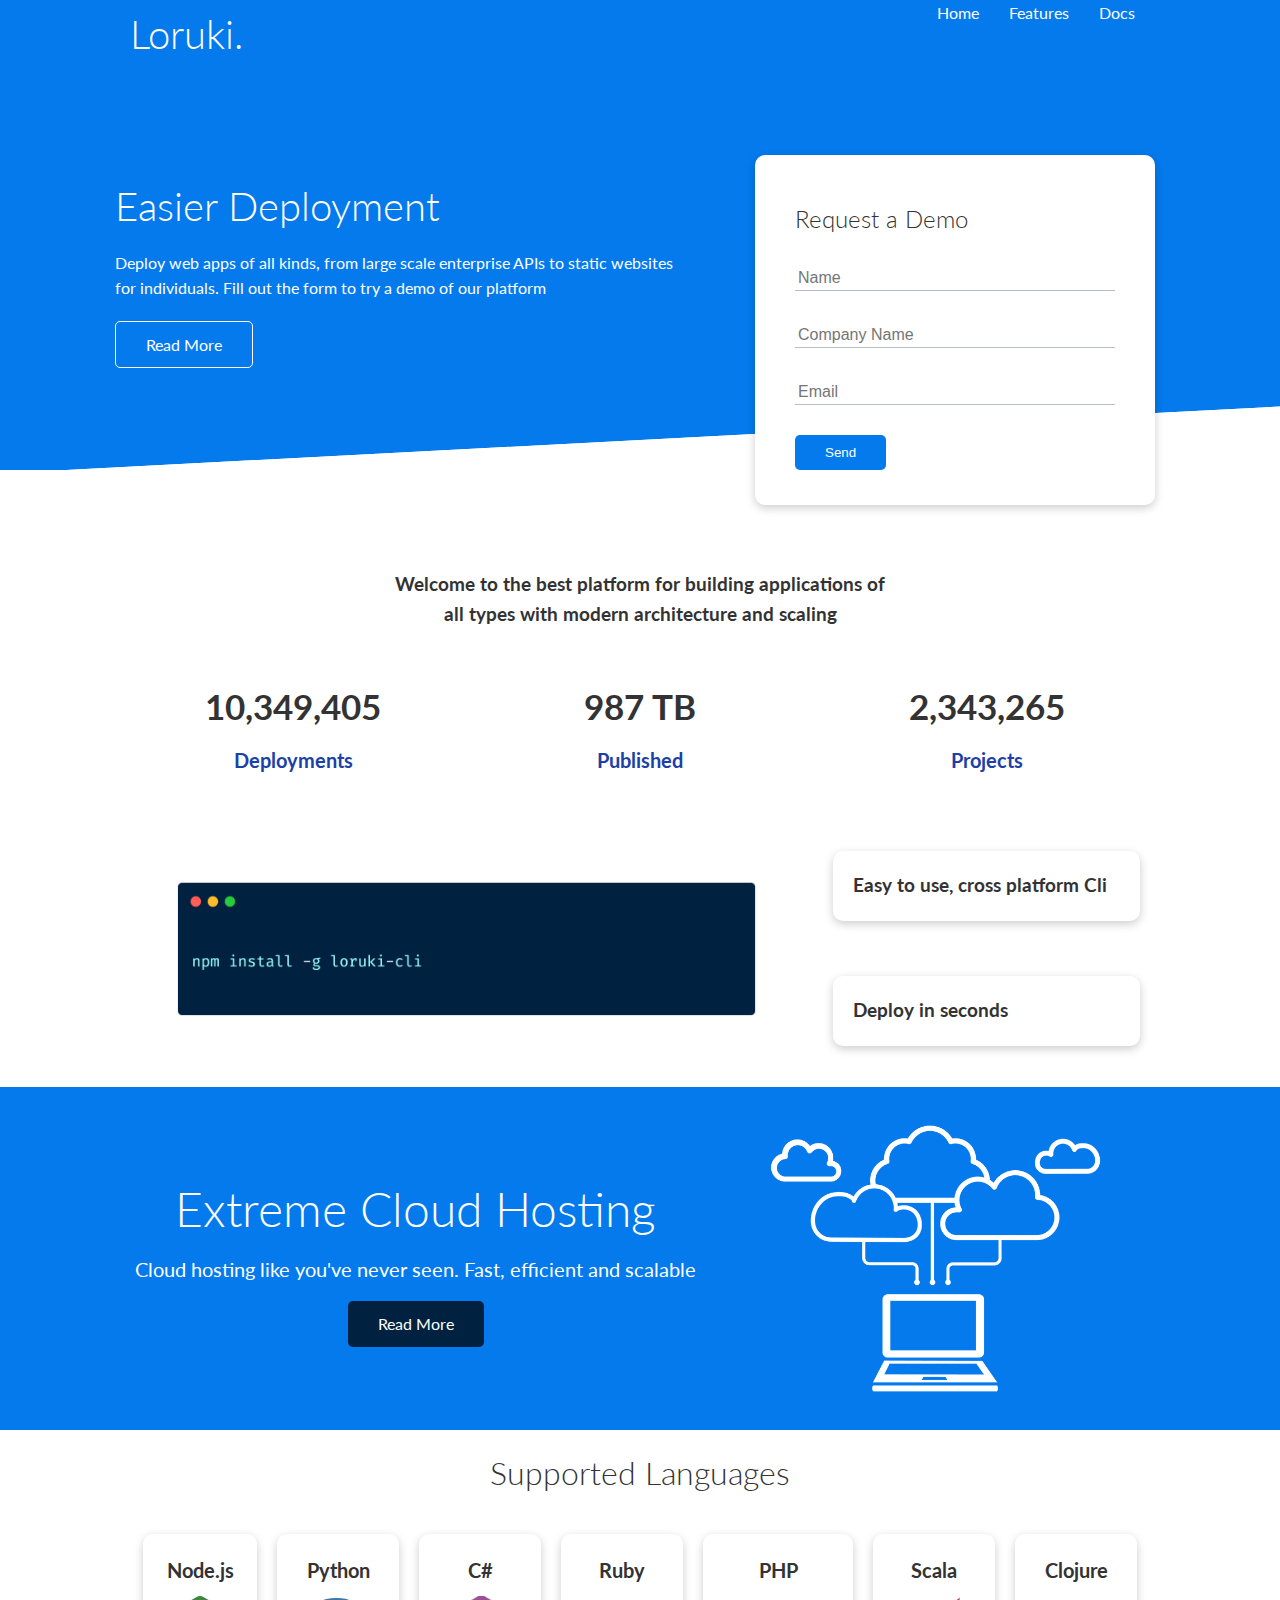
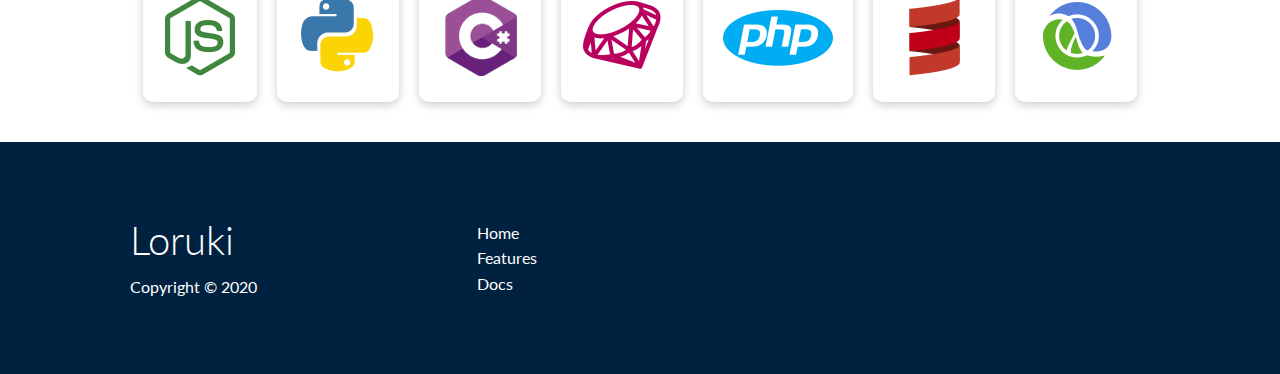
<file: Loruki.Cloud Hosting/index.html>
<!DOCTYPE html>
<html lang="en">
  <head>
    <meta charset="UTF-8" />
    <meta name="viewport" content="width=device-width, initial-scale=1.0" />
    <link
      rel="stylesheet"
      href="https://cdnjs.cloudflare.com/ajax/libs/font-awesome/6.4.0/css/all.min.css"
      integrity="sha512-iecdLmaskl7CVkqkXNQ/ZH/XLlvWZOJyj7Yy7tcenmpD1ypASozpmT/E0iPtmFIB46ZmdtAc9eNBvH0H/ZpiBw=="
      crossorigin="anonymous"
      referrerpolicy="no-referrer"
    />
    <link rel="stylesheet" href="css/utilities.css" />
    <link rel="stylesheet" href="css/style.css" />

    <title>Loruki | Cloud Hosting For Everyone</title>
  </head>
  <body>
    <!--Navbar-->
    <div class="navbar">
      <div class="container flex">
        <h1 class="logo">Loruki.</h1>
        <nav>
          <ul>
            <li><a href="index.html">Home</a></li>
            <li><a href="features.html">Features</a></li>
            <li><a href="docs.html">Docs</a></li>
          </ul>
        </nav>
      </div>
    </div>

    <!--Showcase-->
    <section class="showcase">
      <div class="container grid">
        <div class="showcase-text">
          <h1>Easier Deployment</h1>
          <p>
            Deploy web apps of all kinds, from large scale enterprise APIs to
            static websites for individuals. Fill out the form to try a demo of
            our platform
          </p>
          <a href="features.html" class="btn btn-outline">Read More</a>
        </div>
        <div class="showcase-form card">
          <h2>Request a Demo</h2>
          <form>
            <div class="form-control">
              <input type="text" name="name" placeholder="Name" required />
            </div>
            <div class="form-control">
              <input
                type="text"
                name="company"
                placeholder="Company Name"
                required
              />
            </div>
            <div class="form-control">
              <input type="email" name="email" placeholder="Email" required />
            </div>
            <input type="submit" value="Send" class="btn btn-primary" />
          </form>
        </div>
      </div>
    </section>
    <section class="stats">
      <div class="container">
        <h3 class="stats-heading text-center my-1">
          Welcome to the best platform for building applications of all types
          with modern architecture and scaling
        </h3>

        <div class="grid grid-3 text-center my-4">
          <div>
            <i class="fas fa-server fa-3x"></i>
            <h3>10,349,405</h3>
            <p class="text-secondary">Deployments</p>
          </div>
          <div>
            <i class="fas fa-upload fa-3x"></i>
            <h3>987 TB</h3>
            <p class="text-secondary">Published</p>
          </div>
          <div>
            <i class="fas fa-project-diagram fa-3x"></i>
            <h3>2,343,265</h3>
            <p class="text-secondary">Projects</p>
          </div>
        </div>
      </div>
    </section>

    <!-- Cli -->
    <section class="cli">
      <div class="container grid">
        <img src="images/cli.png" alt="" />
        <div class="card">
          <h3>Easy to use, cross platform Cli</h3>
        </div>
        <div class="card">
          <h3>Deploy in seconds</h3>
        </div>
      </div>
    </section>

    <!-- Cloud -->
    <section class="cloud bg-primary my-2 py-2">
      <div class="container grid">
        <div class="text-center">
          <h2 class="lg">Extreme Cloud Hosting</h2>
          <p class="lead my-1">
            Cloud hosting like you've never seen. Fast, efficient and scalable
          </p>
          <a href="features.html" class="btn btn-dark">Read More</a>
        </div>
        <img src="images/cloud.png" alt="" />
      </div>
    </section>
    <section class="languages">
      <h2 class="md text-center my-2">Supported Languages</h2>
      <div class="container flex">
        <div class="card">
          <h4>Node.js</h4>
          <img src="images/logos/node.png" alt="" />
        </div>
        <div class="card">
          <h4>Python</h4>
          <img src="images/logos/python.png" alt="" />
        </div>
        <div class="card">
          <h4>C#</h4>
          <img src="images/logos/csharp.png" alt="" />
        </div>
        <div class="card">
          <h4>Ruby</h4>
          <img src="images/logos/ruby.png" alt="" />
        </div>
        <div class="card">
          <h4>PHP</h4>
          <img src="images/logos/php.png" alt="" />
        </div>
        <div class="card">
          <h4>Scala</h4>
          <img src="images/logos/scala.png" alt="" />
        </div>
        <div class="card">
          <h4>Clojure</h4>
          <img src="images/logos/clojure.png" alt="" />
        </div>
      </div>
    </section>

    <!-- Footer -->
    <footer class="footer bg-dark py-5">
      <div class="container grid grid-3">
        <div>
          <h1>Loruki</h1>
          <p>Copyright &copy; 2020</p>
        </div>
        <nav>
          <ul>
            <li><a href="index.html">Home</a></li>
            <li><a href="features.html">Features</a></li>
            <li><a href="docs.html">Docs</a></li>
          </ul>
        </nav>
        <div class="social">
          <a href=""><i class="fab fa-github fa-2x"></i></a>
          <a href=""><i class="fab fa-facebook fa-2x"></i></a>
          <a href=""><i class="fab fa-instagram fa-2x"></i></a>
          <a href=""><i class="fab fa-twitter fa-2x"></i></a>
        </div>
      </div>
    </footer>
  </body>
</html>
</file>
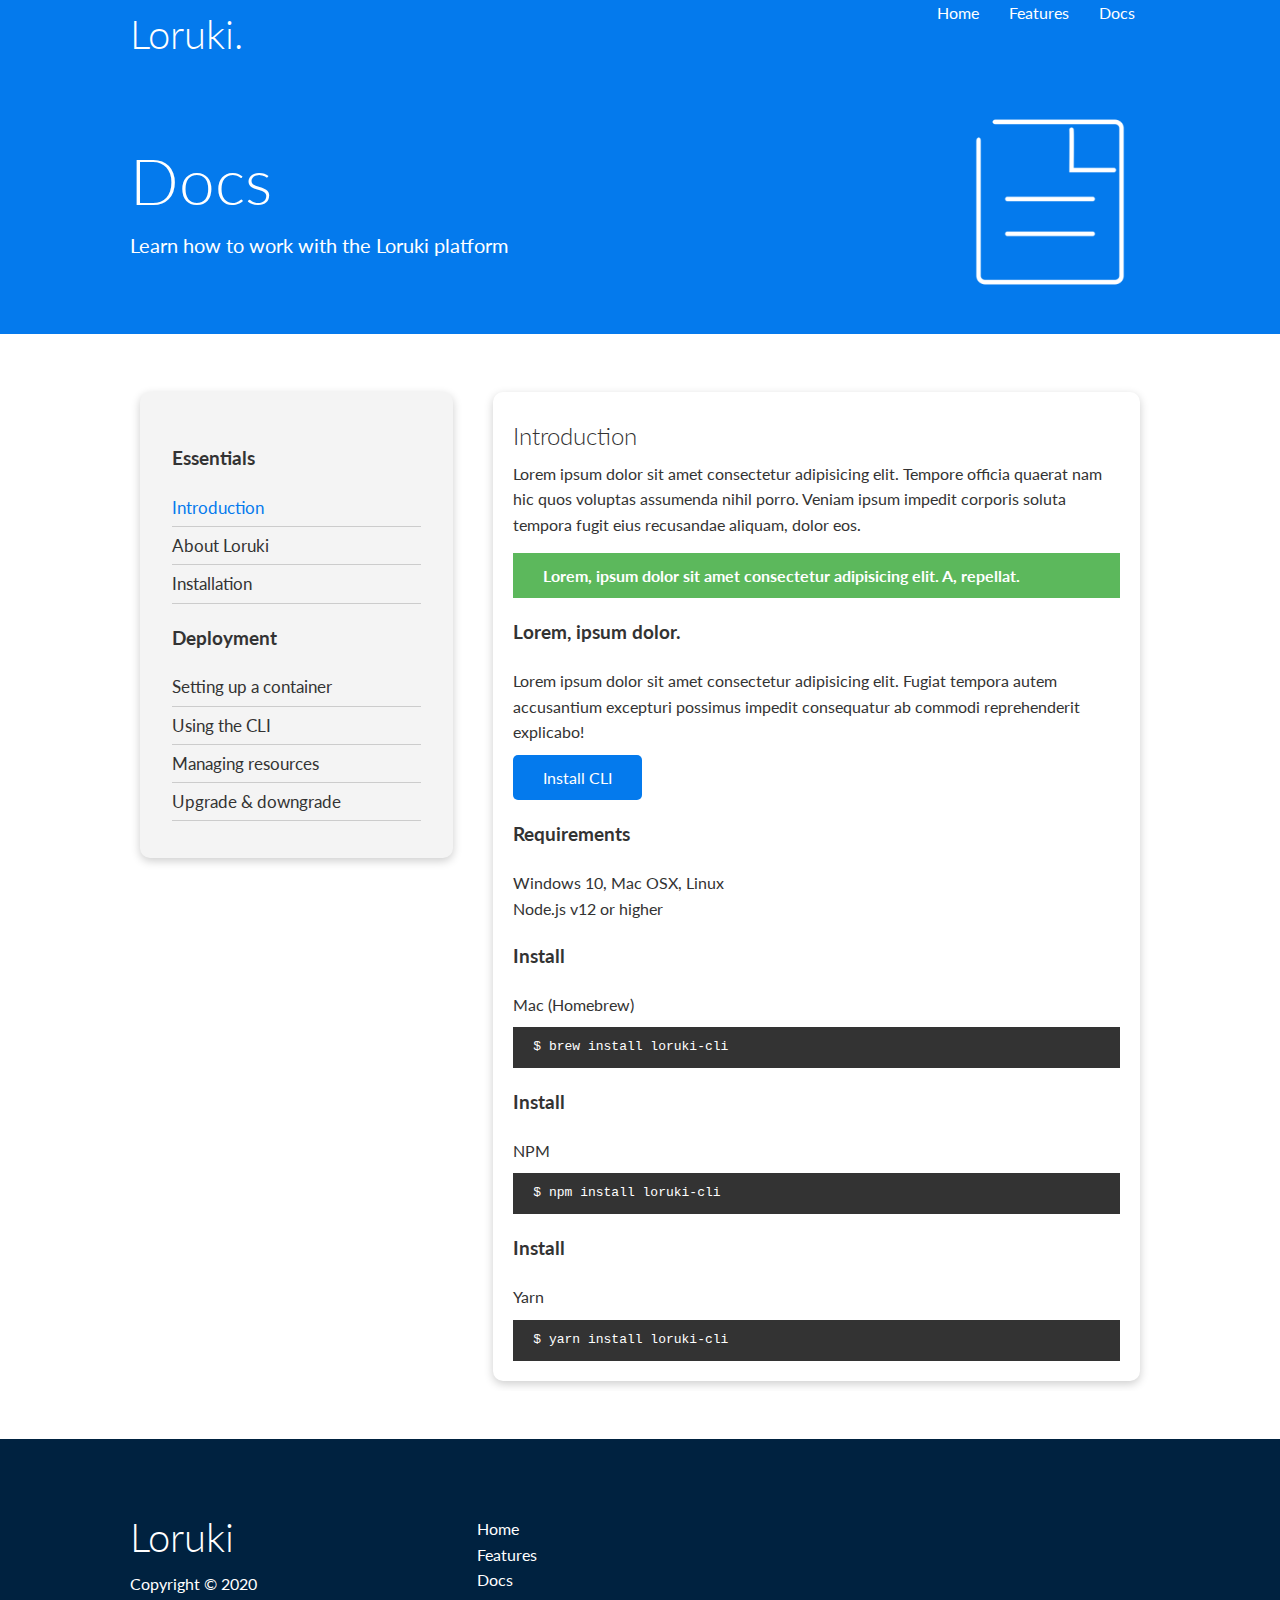
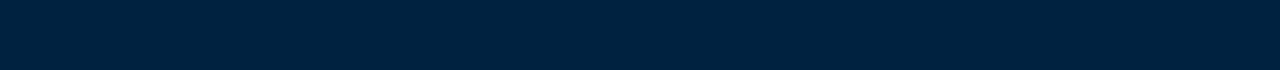
<file: Loruki.Cloud Hosting/docs.html>
<!DOCTYPE html>
<html lang="en">
  <head>
    <meta charset="UTF-8" />
    <meta name="viewport" content="width=device-width, initial-scale=1.0" />
    <link
      rel="stylesheet"
      href="https://cdnjs.cloudflare.com/ajax/libs/font-awesome/6.4.0/css/all.min.css"
      integrity="sha512-iecdLmaskl7CVkqkXNQ/ZH/XLlvWZOJyj7Yy7tcenmpD1ypASozpmT/E0iPtmFIB46ZmdtAc9eNBvH0H/ZpiBw=="
      crossorigin="anonymous"
      referrerpolicy="no-referrer"
    />
    <link rel="stylesheet" href="css/utilities.css" />
    <link rel="stylesheet" href="css/style.css" />

    <title>Loruki | Cloud Hosting For Everyone</title>
  </head>
  <body>
    <!--Navbar-->
    <div class="navbar">
      <div class="container flex">
        <h1 class="logo">Loruki.</h1>
        <nav>
          <ul>
            <li><a href="index.html">Home</a></li>
            <li><a href="features.html">Features</a></li>
            <li><a href="docs.html">Docs</a></li>
          </ul>
        </nav>
      </div>
    </div>

    <!-- head -->
    <section class="docs-head bg-primary py-3">
      <div class="container grid">
        <div>
          <h1 class="xl">Docs</h1>
          <p class="lead">Learn how to work with the Loruki platform</p>
        </div>
        <img src="images/docs.png" alt="" />
      </div>
    </section>

    <!-- Docs main -->
    <section class="docs-main my-4">
      <div class="container grid">
        <div class="card bg-light p-3">
          <h3 class="my-2">Essentials</h3>
          <nav>
            <ul>
              <li><a class="text-primary" href="#">Introduction</a></li>
              <li><a href="#">About Loruki</a></li>
              <li><a href="#">Installation</a></li>
            </ul>
          </nav>

          <h3 class="my-2">Deployment</h3>
          <nav>
            <ul>
              <li><a href="#">Setting up a container</a></li>
              <li><a href="#">Using the CLI</a></li>
              <li><a href="#">Managing resources</a></li>
              <li><a href="#">Upgrade & downgrade</a></li>
            </ul>
          </nav>
        </div>
        <div class="card">
          <h2>Introduction</h2>
          <p>
            Lorem ipsum dolor sit amet consectetur adipisicing elit. Tempore
            officia quaerat nam hic quos voluptas assumenda nihil porro. Veniam
            ipsum impedit corporis soluta tempora fugit eius recusandae aliquam,
            dolor eos.
          </p>

          <div class="alert alert-success">
            <i class="fas fa-info"></i>Lorem, ipsum dolor sit amet consectetur
            adipisicing elit. A, repellat.
          </div>

          <h3>Lorem, ipsum dolor.</h3>
          <p>
            Lorem ipsum dolor sit amet consectetur adipisicing elit. Fugiat
            tempora autem accusantium excepturi possimus impedit consequatur ab
            commodi reprehenderit explicabo!
          </p>
          <a href="#" class="btn btn-primary">Install CLI</a>

          <h3>Requirements</h3>
          <ul>
            <li>Windows 10, Mac OSX, Linux</li>
            <li>Node.js v12 or higher</li>
          </ul>

          <h3>Install</h3>
          <p>Mac (Homebrew)</p>
          <pre><code>$ brew install loruki-cli</code></pre>
          <h3>Install</h3>
          <p>NPM</p>
          <pre><code>$ npm install loruki-cli</code></pre>
          <h3>Install</h3>
          <p>Yarn</p>
          <pre><code>$ yarn install loruki-cli</code></pre>
        </div>
      </div>
    </section>

    <!-- Footer -->
    <footer class="footer bg-dark py-5">
      <div class="container grid grid-3">
        <div>
          <h1>Loruki</h1>
          <p>Copyright &copy; 2020</p>
        </div>
        <nav>
          <ul>
            <li><a href="index.html">Home</a></li>
            <li><a href="features.html">Features</a></li>
            <li><a href="docs.html">Docs</a></li>
          </ul>
        </nav>
        <div class="social">
          <a href=""><i class="fab fa-github fa-2x"></i></a>
          <a href=""><i class="fab fa-facebook fa-2x"></i></a>
          <a href=""><i class="fab fa-instagram fa-2x"></i></a>
          <a href=""><i class="fab fa-twitter fa-2x"></i></a>
        </div>
      </div>
    </footer>
  </body>
</html>
</file>
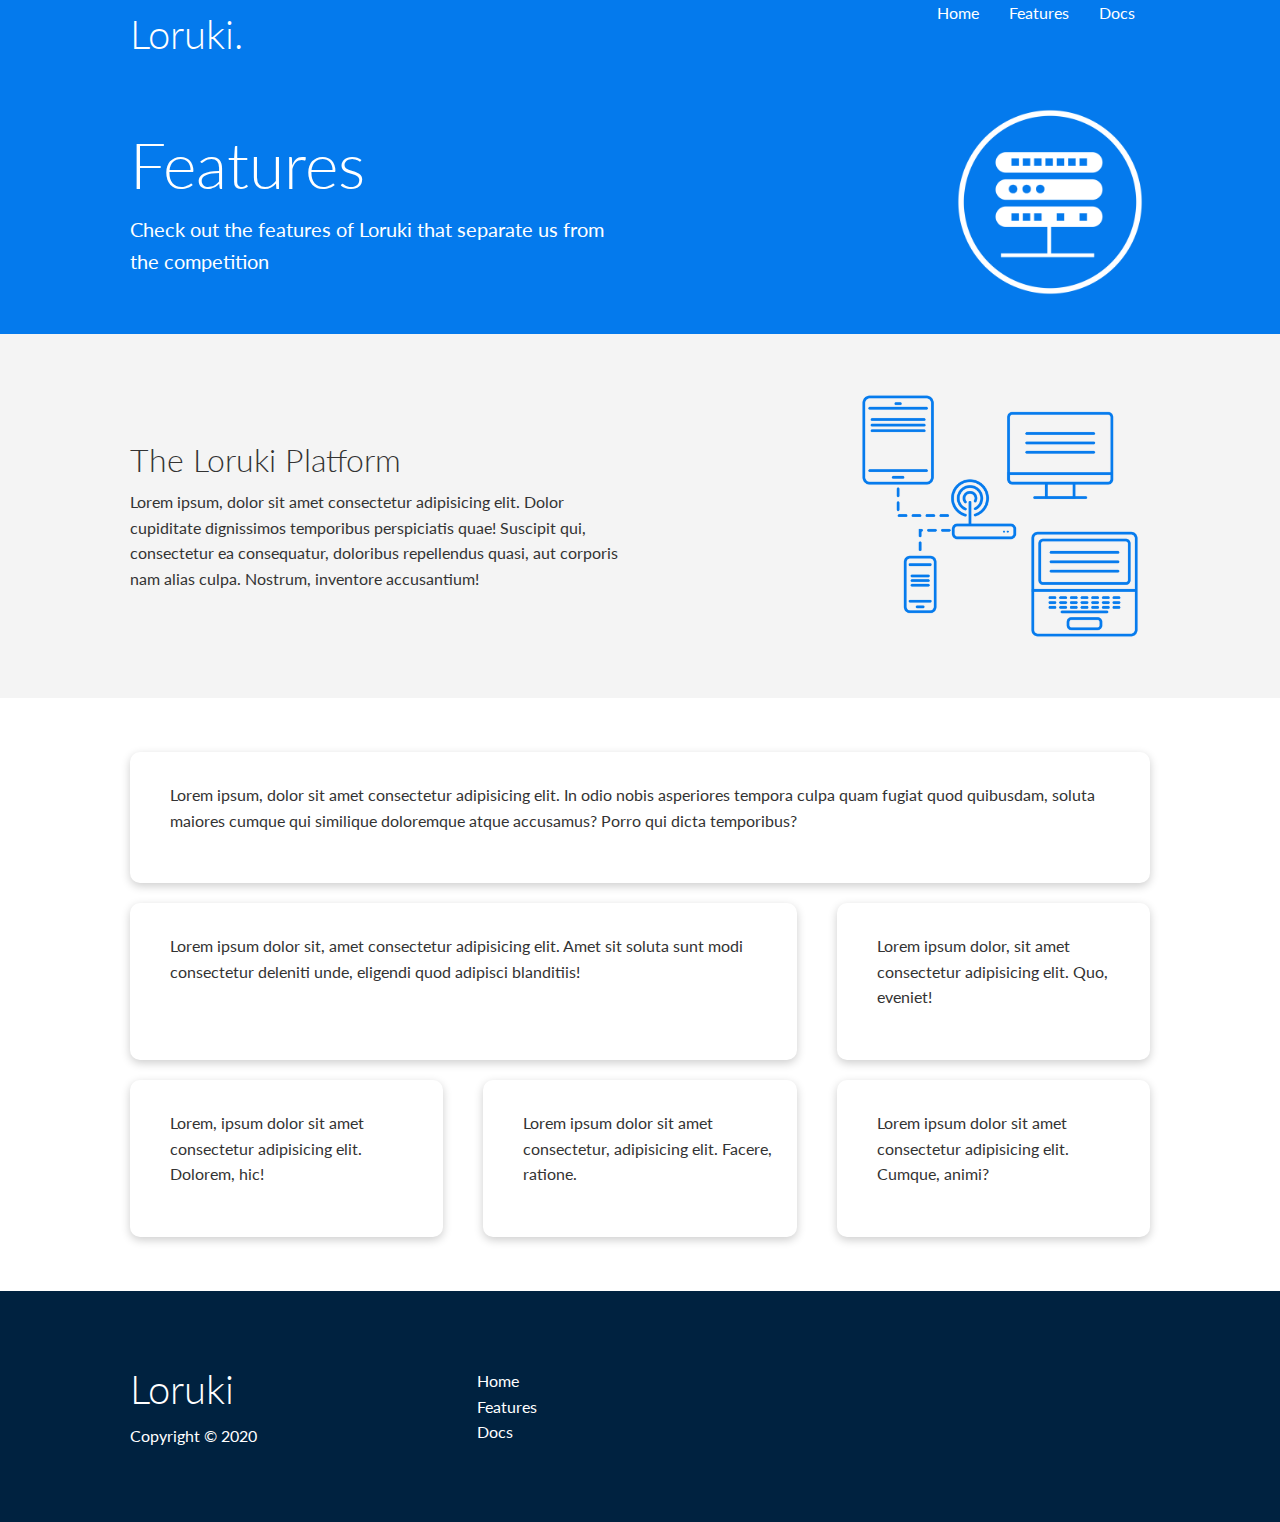
<file: Loruki.Cloud Hosting/features.html>
<!DOCTYPE html>
<html lang="en">
  <head>
    <meta charset="UTF-8" />
    <meta name="viewport" content="width=device-width, initial-scale=1.0" />
    <link
      rel="stylesheet"
      href="https://cdnjs.cloudflare.com/ajax/libs/font-awesome/6.4.0/css/all.min.css"
      integrity="sha512-iecdLmaskl7CVkqkXNQ/ZH/XLlvWZOJyj7Yy7tcenmpD1ypASozpmT/E0iPtmFIB46ZmdtAc9eNBvH0H/ZpiBw=="
      crossorigin="anonymous"
      referrerpolicy="no-referrer"
    />
    <link rel="stylesheet" href="css/utilities.css" />
    <link rel="stylesheet" href="css/style.css" />

    <title>Loruki | Cloud Hosting For Everyone</title>
  </head>
  <body>
    <!--Navbar-->
    <div class="navbar">
      <div class="container flex">
        <h1 class="logo">Loruki.</h1>
        <nav>
          <ul>
            <li><a href="index.html">Home</a></li>
            <li><a href="features.html">Features</a></li>
            <li><a href="docs.html">Docs</a></li>
          </ul>
        </nav>
      </div>
    </div>

    <!-- head -->
    <section class="features-head bg-primary py-3">
      <div class="container grid">
        <div>
          <h1 class="xl">Features</h1>
          <p class="lead">
            Check out the features of Loruki that separate us from the
            competition
          </p>
        </div>
        <img src="images/server.png" alt="" />
      </div>
    </section>

    <!-- Sub head -->
    <section class="features-sub-head bg-light py-3">
      <div class="container grid">
        <div>
          <h1 class="md">The Loruki Platform</h1>
          <p>
            Lorem ipsum, dolor sit amet consectetur adipisicing elit. Dolor
            cupiditate dignissimos temporibus perspiciatis quae! Suscipit qui,
            consectetur ea consequatur, doloribus repellendus quasi, aut
            corporis nam alias culpa. Nostrum, inventore accusantium!
          </p>
        </div>
        <img src="images/server2.png" alt="" />
      </div>
    </section>

    <!-- Feartures main -->
    <section class="features-main my-2">
      <div class="container grid grid-3">
        <div class="card flex">
          <i class="fas fa-server fa-3x"></i>
          <p>
            Lorem ipsum, dolor sit amet consectetur adipisicing elit. In odio
            nobis asperiores tempora culpa quam fugiat quod quibusdam, soluta
            maiores cumque qui similique doloremque atque accusamus? Porro qui
            dicta temporibus?
          </p>
        </div>
        <div class="card flex">
          <i class="fas fa-network-wired fa-3x"></i>
          <p>
            Lorem ipsum dolor sit, amet consectetur adipisicing elit. Amet sit
            soluta sunt modi consectetur deleniti unde, eligendi quod adipisci
            blanditiis!
          </p>
        </div>
        <div class="card flex">
          <i class="fas fa-laptop-code fa-3x"></i>
          <p>
            Lorem ipsum dolor, sit amet consectetur adipisicing elit. Quo,
            eveniet!
          </p>
        </div>
        <div class="card flex">
          <i class="fas fa-database fa-3x"></i>
          <p>
            Lorem, ipsum dolor sit amet consectetur adipisicing elit. Dolorem,
            hic!
          </p>
        </div>
        <div class="card flex">
          <i class="fas fa-power-off fa-3x"></i>
          <p>
            Lorem ipsum dolor sit amet consectetur, adipisicing elit. Facere,
            ratione.
          </p>
        </div>
        <div class="card flex">
          <i class="fas fa-upload fa-3x"></i>
          <p>
            Lorem ipsum dolor sit amet consectetur adipisicing elit. Cumque,
            animi?
          </p>
        </div>
      </div>
    </section>

    <!-- Footer -->
    <footer class="footer bg-dark py-5">
      <div class="container grid grid-3">
        <div>
          <h1>Loruki</h1>
          <p>Copyright &copy; 2020</p>
        </div>
        <nav>
          <ul>
            <li><a href="index.html">Home</a></li>
            <li><a href="features.html">Features</a></li>
            <li><a href="docs.html">Docs</a></li>
          </ul>
        </nav>
        <div class="social">
          <a href=""><i class="fab fa-github fa-2x"></i></a>
          <a href=""><i class="fab fa-facebook fa-2x"></i></a>
          <a href=""><i class="fab fa-instagram fa-2x"></i></a>
          <a href=""><i class="fab fa-twitter fa-2x"></i></a>
        </div>
      </div>
    </footer>
  </body>
</html>
</file>
<file: Loruki.Cloud Hosting/css/utilities.css>
/* Utilities */
.container {
  max-width: 1100px;
  margin: 0 auto;
  overflow: auto;
  padding: 0 40px;
}

.card {
  background-color: #fff;
  color: #333;
  border-radius: 10px;
  box-shadow: 0 3px 10px rgba(0, 0, 0, 0.2);
  padding: 20px;
  margin: 10px;
}

.btn {
  display: inline-block;
  padding: 10px 30px;
  cursor: pointer;
  background-color: var(--primary--color);
  color: #fff;
  border: none;
  border-radius: 5px;
}

.btn-outline {
  background-color: transparent;
  border: 1px solid #fff;
}

.btn:hover {
  transform: scale(0.98);
}

/* Backgrouds & colored buttons */
.bg-primary,
.btn-primary {
  background-color: var(--primary--color);
  color: #fff;
}

.bg-secondary,
.btn-secondary {
  background-color: var(--secondary--color);
  color: #fff;
}

.bg-dark,
.btn-dark {
  background-color: var(--dark--color);
  color: #fff;
}

.bg-light,
.btn-light {
  background-color: var(--light--color);
  color: #333;
}

/* Background a link */
.bg-primary a,
.btn-primary a,
.bg-secondary a,
.btn-secondary a,
.bg-dark a,
.btn-dark a {
  color: #fff;
}

/* Text color */
.text-primary {
  color: var(--primary--color);
}

.text-secondary {
  color: var(--secondary--color);
}

.text-dark {
  color: var(--dark--color);
}

.text-light {
  color: var(--light--color);
}

/* Text sizes */
.lead {
  font-size: 20px;
}

.sm {
  font-size: 1rem;
}

.md {
  font-size: 2rem;
}

.lg {
  font-size: 3rem;
}

.xl {
  font-size: 4rem;
}

.text-center {
  text-align: center;
}

/* Alert */
.alert {
  background-color: var(--light--color);
  padding: 10px 20px;
  font-weight: bold;
  margin: 15px 0;
}

.alert i {
  margin-right: 10px;
}

.alert-success {
  background-color: var(--success--color);
  color: #fff;
}

.alert-error {
  background-color: var(--error--color);
  color: #fff;
}

.flex {
  display: flex;
  justify-content: center;
  align-content: center;
  height: 100%;
}

.grid {
  display: grid;
  grid-template-columns: repeat(2, 1fr);
  gap: 20px;
  justify-content: center;
  align-items: center;
  height: 100%;
}

.grid-3 {
  grid-template-columns: repeat(3, 1fr);
}

/* Margin Top Bottom */
.my-1 {
  margin: 1rem 0;
}

.my-2 {
  margin: 1.5rem 0;
}

.my-3 {
  margin: 2rem 0;
}

.my-4 {
  margin: 3rem 0;
}

.my-5 {
  margin: 4rem 0;
}

/* MarginAll */
.m-1 {
  margin: 1rem;
}

.m-2 {
  margin: 1.5rem;
}

.m-3 {
  margin: 2rem;
}

.m-4 {
  margin: 3rem;
}

.m-5 {
  margin: 4rem;
}

/* Padding Top Bottom */
.py-1 {
  padding: 1rem 0;
}

.py-2 {
  padding: 1.5rem 0;
}

.py-3 {
  padding: 2rem 0;
}

.py-4 {
  padding: 3rem 0;
}

.py-5 {
  padding: 4rem 0;
}

/* PaddingAll */
.p-1 {
  padding: 1rem;
}

.p-2 {
  padding: 1.5rem;
}

.p-3 {
  padding: 2rem;
}

.p-4 {
  padding: 3rem;
}

.p-5 {
  padding: 4rem;
}
</file>
<file: Loruki.Cloud Hosting/css/style.css>
@import url("https://fonts.googleapis.com/css2?family=Lato:wght@300&family=Roboto:wght@100&display=swap");

:root {
  --primary--color: #047aed;
  --secondary--color: #1c3fa8;
  --dark--color: #002240;
  --light--color: #f4f4f4;
  --success--color: #5cb85c;
  --error--color: #d9534f;
}

* {
  box-sizing: border-box;
  padding: 0;
  margin: 0;
}

body {
  font-family: "Lato", sans-serif;
  color: #333;
  line-height: 1.6;
}

ul {
  list-style-type: none;
}

a {
  text-decoration: none;
  color: #333;
}

h1,
h2 {
  font-weight: 300;
  line-height: 1.2;
  margin: 10px 0;
}

p {
  margin: 10px 0;
}

img {
  width: 100%;
}

code,
pre {
  background: #333;
  color: #fff;
  padding: 10px;
}

.navbar {
  background-color: var(--primary--color);
  color: #fff;
  height: 70px;
}

/* Navbar */
.navbar ul {
  display: flex;
}

.navbar a {
  color: #fff;
  padding: 10px;
  margin: 0 5px;
}

.navbar a:hover {
  border-bottom: 2px #fff solid;
}

.navbar .flex {
  justify-content: space-between;
}

/* Showcase */
.showcase {
  height: 400px;
  background-color: var(--primary--color);
  color: #fff;
  position: relative;
}

.showcase p {
  margin: 20px 0;
}

.showcase .grid {
  overflow: visible;
  grid-template-columns: 55% 45%;
  gap: 30px;
}

.showcase-text {
  animation: slideInFromLeft 1s ease-in;
}

.showcase-form {
  position: relative;
  top: 60px;
  height: 350px;
  width: 400px;
  padding: 40px;
  z-index: 100;
  justify-self: flex-end;
  animation: slideInFromRight 1s ease-in;
}

.showcase-form .form-control {
  margin: 30px 0;
}

.showcase-form input[type="text"],
.showcase-form input[type="email"] {
  border: 0;
  border-bottom: 1px solid #b4becb;
  width: 100%;
  padding: 3px;
  font-size: 16px;
}

.showcase-form input:focus {
  outline: none;
}

.showcase::after,
.showcase::before {
  content: "";
  position: absolute;
  height: 100px;
  bottom: -70px;
  right: 0;
  left: 0;
  background: #fff;
  transform: skewY(-3deg);
  -webkit-transform: skewY(-3deg);
  -moz-transform: skewY(-3deg);
  -ms-transform: skewY(-3deg);
}

h1 {
  font-size: 40px;
}

/* Stats */
.stats {
  padding-top: 100px;
  animation: slideInFromBottom 1s ease-in;
}

.stats-heading {
  max-width: 500px;
  margin: auto;
}

.stats .grid h3 {
  font-size: 35px;
}

.stats .grid p {
  font-size: 20px;
  font-weight: bold;
}

/* Cli */
.cli .grid {
  grid-template-columns: repeat(3, 1fr);
  grid-template-rows: repeat(2, 1fr);
}

.cli .grid > *:first-child {
  grid-column: 1 / span 2;
  grid-row: 1 / span 2;
}

/* Cloud */
.cloud .grid {
  grid-template-columns: 4fr 3fr;
}

/* Languages */
.languages .flex {
  flex-wrap: wrap;
}

.languages .card {
  text-align: center;
  margin: 18px 10px 40px;
  transition: transform 0.2s ease-in;
}

.languages .card h4 {
  font-size: 20px;
  margin-bottom: 10px;
}

.languages .card:hover {
  transform: translateY(-15px);
}

/* Features */
.features-head img,
.docs-head img {
  width: 200px;
  justify-self: flex-end;
}

.features-sub-head img {
  width: 300px;
  justify-self: flex-end;
}

.features-main .card > i {
  margin-top: 10px;
  margin-right: 20px;
}

.features-main .grid {
  padding: 30px;
}

.features-main .grid > *:first-child {
  grid-column: 1 / span 3;
}

.features-main .grid > *:nth-child(2) {
  grid-column: 1 / span 2;
}

/* Docs */
.docs-main h3 {
  margin: 20px 0;
}

.docs-main .grid {
  grid-template-columns: 1fr 2fr;
  align-items: flex-start;
}

.docs-main nav li {
  font-size: 17px;
  padding-bottom: 5px;
  margin-bottom: 5px;
  border-bottom: 1px solid #ccc;
}

.docs-main a:hover {
  font-weight: bold;
}

/* Footer */
.footer .social a {
  margin: 0 10px;
}

/* Animation */
@keyframes slideInFromLeft {
  0% {
    transform: translateX(-100%);
  }

  100% {
    transform: translateX(0);
  }
}

@keyframes slideInFromRight {
  0% {
    transform: translateX(100%);
  }

  100% {
    transform: translateX(0);
  }
}

@keyframes slideInFromTop {
  0% {
    transform: translateY(-100%);
  }

  100% {
    transform: translateX(0);
  }
}

@keyframes slideInFromBottom {
  0% {
    transform: translateY(100%);
  }

  100% {
    transform: translateX(0);
  }
}

/* Tablets and under */
@media (max-width: 768px) {
  .grid,
  .showcase .grid,
  .stats .grid,
  .cli .grid,
  .cloud .grid,
  .features-main .grid,
  .docs-main .grid {
    grid-template-columns: 1fr;
    grid-template-rows: 1fr;
  }

  .showcase {
    height: auto;
  }

  .showcase-text {
    text-align: center;
    margin-top: 40px;
    animation: slideInFromTop 1s ease-in;
  }

  .showcase-form {
    justify-self: center;
    margin: auto;
    animation: slideInFromBottom 1s ease-in;
  }

  .cli .grid > *:first-child {
    grid-column: 1;
    grid-row: 1;
  }

  .features-head,
  .features-sub-head,
  .docs-head {
    text-align: center;
  }

  .features-head img,
  .features-sub-head img,
  .docs-head img {
    justify-self: center;
  }

  .features-main .grid > *:first-child,
  .features-main .grid > *:nth-child(2) {
    grid-column: 1;
  }
}

/* Mobile */
@media (max-width: 500px) {
  .navbar {
    height: 110px;
  }

  .navbar .flex {
    flex-direction: column;
  }

  .navbar ul {
    padding: 10px;
    background-color: rgba(0, 0, 0, 0.1);
  }
}
</file>
